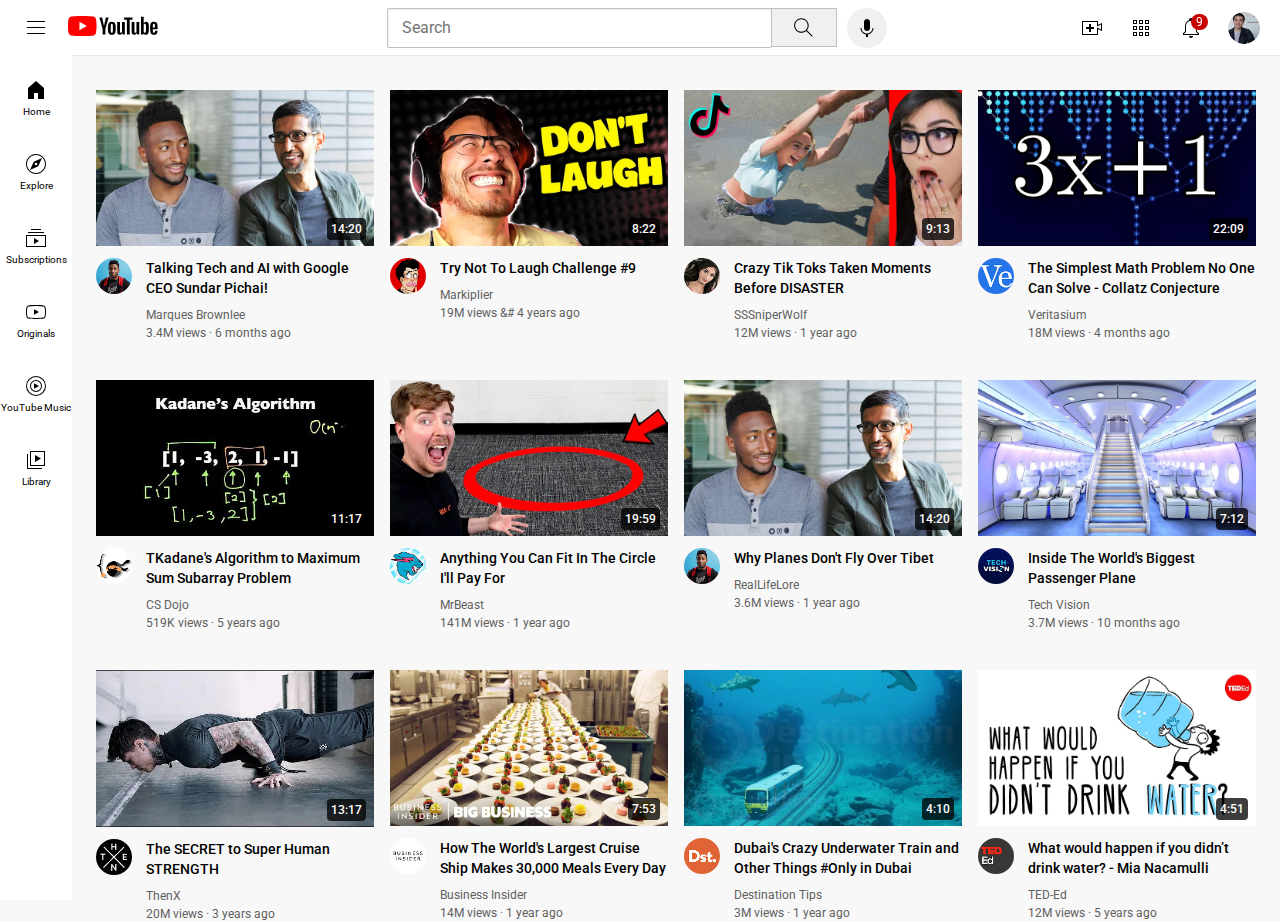
<file: index.html>
<!DOCTYPE html>
<html>
    <head>
        <title> Youtube.com Clone</title>
        <link rel="preconnect" href="https://fonts.googleapis.com">
        <link rel="preconnect" href="https://fonts.gstatic.com" crossorigin>
        <link href="https://fonts.googleapis.com/css2?family=Roboto:ital,wght@0,100..900;1,100..900&display=swap" rel="stylesheet">
        <link rel="stylesheet" href="styles/video.css">
        <link rel="stylesheet" href="styles/header.css">
        <link rel="stylesheet" href="styles/general.css">
        <link rel="stylesheet" href="styles/sidebar.css">
        </head> 
    </head>
    <body>
        <header class = "header">
            <div class="left-section">
                <img class="hamburger-menu" src="icons/hamburger-menu.svg">
                <a href="https://www.youtube.com/"><img class="youtube-logo" src="icons/youtube-logo.svg"></a>
            </div>
            <div class="middle-section">
                <input class="searchbar" type="text" placeholder=" Search">
                <button class="search-button">
                    <img class="search-icon" src="icons/search.svg">
                    <div class="tooltip">Search</div> 
                </button>
                <button class="voice-search-button">
                    <img class="voice-search-icon" src="icons/voice-search-icon.svg">
                    <div class="tooltip">Search with you voice</div>
                </button>
            </div>
            <div class="right-section">
                <div class="upload-icon-container">
                    <img src="icons/upload.svg" class="upload-icon">
                    <div class="tooltip">Create</div>
                </div>
                <div class="upload-icon-container">
                    <img src="icons/youtube-apps.svg" class="youtube-apps-icon">
                    <div class="tooltip">Youtube Apps</div>
                </div>
                <div class="notifications-icon-container">
                    <img src="icons/notifications.svg" class="notifications-icon">
                    <div class="notifications-count">9</div>
                    <div class="tooltip">Notifications</div>
                </div>

                <img src="channel-pictures/my-channel.jpeg" class="current-user-picture">
            </div>
        </header>

        <nav class="sidebar">
            <div class="sidebar-link">
                <img src="icons/home.svg">
                <div>Home</div>
            </div>
            <div class="sidebar-link">
                <img src="icons/explore.svg">
                <div>Explore</div>
            </div>
            <div class="sidebar-link">
                <img src="icons/subscriptions.svg">
                <div>Subscriptions</div>
            </div>    
            <div class="sidebar-link">
                <img src="icons/originals.svg">
                <div>Originals</div>
            </div>    
            <div class="sidebar-link">
                <img src="icons/youtube-music.svg">
                <div>YouTube Music</div>
            </div>    
            <div class="sidebar-link">
                <img src="icons/library.svg">
                <div>Library</div>
            </div>    
        </nav>
        <main>
            <section class="video-grid">
                <div class="video-preview">
                    <div class="thumbnail-row">
                        <img class="thumbnail" src="thumbnails/thumbnail-1.webp">
                        <div class="video-time">14:20</div>
                    </div>
                    <div class="video-info-grid">
                        <div class="channel-picture">
                            <img  class="profile-picture" src="channel-pictures/channel-1.jpeg">
                            
                        </div>
                        <div class="video-info">
                            <p class="video-title">Talking Tech and AI with Google CEO Sundar Pichai!</p>
                            <p class="video-author">Marques Brownlee</p>
                            <p class="video-stats">3.4M views &#183; 6 months ago</p>
                        </div>
                    </div>
                </div>

                
                
                <div class="video-preview">
                    <div class="thumbnail-row">
                        <img class="thumbnail" src="thumbnails/thumbnail-2.webp">
                        <div class="video-time">8:22</div>
                    </div>
                    <div class="video-info-grid">
                        <div class="channel-picture">
                            <img  class="profile-picture" src="channel-pictures/channel-2.jpeg">
                        </div>
                        <div class="video-info">
                            <p class="video-title">Try Not To Laugh Challenge #9</p>
                            <p class="video-author">Markiplier</p>
                            <p class="video-stats">19M views &# 4 years ago</p>
                        </div>
                    </div>
                </div>

                <div class="video-preview">
                    <div class="thumbnail-row">
                        <img class="thumbnail" src="thumbnails/thumbnail-3.webp">
                        <div class="video-time">9:13</div>
                    </div>
                    <div class="video-info-grid">
                        <div class="channel-picture">
                            <img  class="profile-picture" src="channel-pictures/channel-3.jpeg">
                        </div>
                        <div class="video-info">
                            <p class="video-title">Crazy Tik Toks Taken Moments Before DISASTER</p>
                            <p class="video-author">SSSniperWolf</p>
                            <p class="video-stats">12M views &#183; 1 year ago</p>
                        </div>
                    </div>
                </div>

                <div class="video-preview">
                    <div class="thumbnail-row">
                        <img class="thumbnail" src="thumbnails/thumbnail-4.webp">
                        <div class="video-time">22:09</div>
                    </div>
                    <div class="video-info-grid">
                        <div class="channel-picture">
                            <img  class="profile-picture" src="channel-pictures/channel-4.jpeg">
                        </div>
                        <div class="video-info">
                            <p class="video-title">The Simplest Math Problem No One Can Solve - Collatz Conjecture</p>
                            <p class="video-author">Veritasium</p>
                            <p class="video-stats">18M views · 4 months ago</p>
                        </div>
                    </div>
                </div>

            
            
                <div class="video-preview">
                    <div class="thumbnail-row">
                        <img class="thumbnail" src="thumbnails/thumbnail-5.webp">
                        <div class="video-time">11:17</div>
                    </div>
                    <div class="video-info-grid">
                        <div class="channel-picture">
                            <img  class="profile-picture" src="channel-pictures/channel-5.jpeg">
                        </div>
                        <div class="video-info">
                            <p class="video-title">TKadane's Algorithm to Maximum Sum Subarray Problem</p>
                            <p class="video-author">CS Dojo</p>
                            <p class="video-stats">519K views · 5 years ago</p>
                        </div>
                    </div>
                </div>

                <div class="video-preview">
                    <div class="thumbnail-row">
                        <img class="thumbnail" src="thumbnails/thumbnail-6.webp">
                        <div class="video-time">19:59</div>
                    </div>
                    <div class="video-info-grid">
                        <div class="channel-picture">
                            <img  class="profile-picture" src="channel-pictures/channel-6.jpeg">
                        </div>
                        <div class="video-info">
                            <p class="video-title">Anything You Can Fit In The Circle I&#39;ll Pay For</p>
                            <p class="video-author">MrBeast</p>
                            <p class="video-stats">141M views · 1 year ago</p>
                        </div>
                    </div>
                </div>

                <div class="video-preview">
                    <div class="thumbnail-row">
                        <img class="thumbnail" src="thumbnails/thumbnail-1.webp">
                        <div class="video-time">14:20</div>
                    </div>
                    <div class="video-info-grid">
                        <div class="channel-picture">
                            <img  class="profile-picture" src="channel-pictures/channel-1.jpeg">
                            
                        </div>
                        <div class="video-info">
                            <p class="video-title">Why Planes Don't Fly Over Tibet</p>
                            <p class="video-author">RealLifeLore</p>
                            <p class="video-stats">3.6M views &#183; 1 year ago</p>
                        </div>
                    </div>
                </div>

                <div class="video-preview">
                    <div class="thumbnail-row">
                        <img class="thumbnail" src="thumbnails/thumbnail-8.webp">
                        <div class="video-time">7:12</div>
                    </div>
                    <div class="video-info-grid">
                        <div class="channel-picture">
                            <img  class="profile-picture" src="channel-pictures/channel-8.jpeg">
                            
                        </div>
                        <div class="video-info">
                            <p class="video-title">Inside The World's Biggest Passenger Plane</p>
                            <p class="video-author">Tech Vision</p>
                            <p class="video-stats">3.7M views &#183; 10 months ago</p>
                        </div>
                    </div>
                </div>

                <div class="video-preview">
                    <div class="thumbnail-row">
                        <img class="thumbnail" src="thumbnails/thumbnail-9.webp">
                        <div class="video-time">13:17</div>
                    </div>
                    <div class="video-info-grid">
                        <div class="channel-picture">
                            <img  class="profile-picture" src="channel-pictures/channel-9.jpeg">
                            
                        </div>
                        <div class="video-info">
                            <p class="video-title">The SECRET to Super Human STRENGTH</p>
                            <p class="video-author">ThenX</p>
                            <p class="video-stats">20M views &#183; 3 years ago</p>
                        </div>
                    </div>
                </div>

                <div class="video-preview">
                    <div class="thumbnail-row">
                        <img class="thumbnail" src="thumbnails/thumbnail-10.webp">
                        <div class="video-time">7:53</div>
                    </div>
                    <div class="video-info-grid">
                        <div class="channel-picture">
                            <img  class="profile-picture" src="channel-pictures/channel-10.jpeg">
                            
                        </div>
                        <div class="video-info">
                            <p class="video-title">How The World's Largest Cruise Ship Makes 30,000 Meals Every Day</p>
                            <p class="video-author">Business Insider</p>
                            <p class="video-stats">14M views · 1 year ago</p>
                        </div>
                    </div>
                </div>

                <div class="video-preview">
                    <div class="thumbnail-row">
                        <img class="thumbnail" src="thumbnails/thumbnail-11.webp">
                        <div class="video-time">4:10</div>
                    </div>
                    <div class="video-info-grid">
                        <div class="channel-picture">
                            <img  class="profile-picture" src="channel-pictures/channel-11.jpeg">
                            
                        </div>
                        <div class="video-info">
                            <p class="video-title">Dubai's Crazy Underwater Train and Other Things #Only in Dubai</p>
                            <p class="video-author">Destination Tips</p>
                            <p class="video-stats">3M views · 1 year ago</p>
                        </div>
                    </div>
                </div>

                <div class="video-preview">
                    <div class="thumbnail-row">
                        <img class="thumbnail" src="thumbnails/thumbnail-12.webp">
                        <div class="video-time">4:51</div>
                    </div>
                    <div class="video-info-grid">
                        <div class="channel-picture">
                            <img  class="profile-picture" src="channel-pictures/channel-12.jpeg">
                            
                        </div>
                        <div class="video-info">
                            <p class="video-title">What would happen if you didn’t drink water? - Mia Nacamulli</p>
                            <p class="video-author">TED-Ed</p>
                            <p class="video-stats">12M views &#183; 5 years ago</p>
                        </div>
                    </div>
                </div>
            </section>
        </main>
    </body>
</html>
</file>
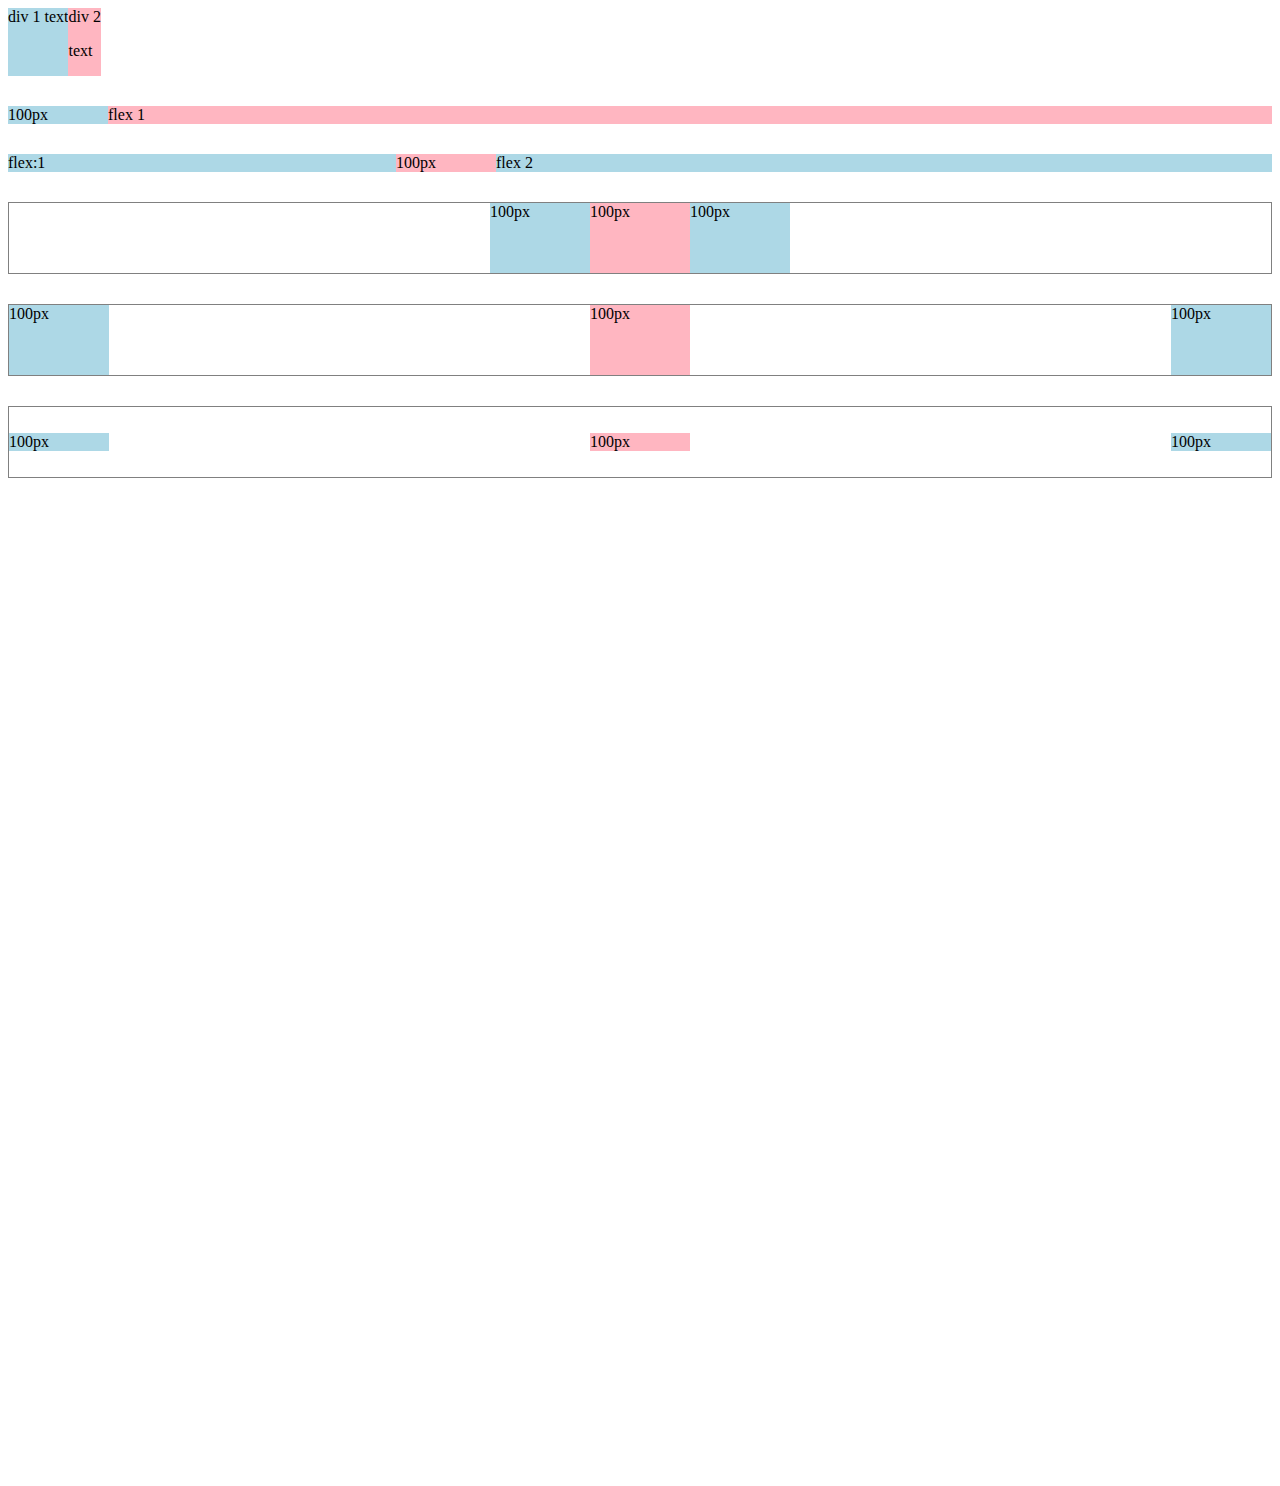
<file: flexbox.html>
<!DOCTYPE html>
<html>
    <head>
        <title>Flexbox Practice</title>
    </head>
    <body style="padding-bottom: 1000px;">
        <div style="
            display: flex;
            flex-direction: row;">
            <div style="background-color: lightblue;">div 1 text</div>
            <div style="background-color: lightpink;">div 2 <p>text</p></div>
        </div>
        <div style="
            display: flex;
            flex-direction: row;
            margin-top: 30px;
            ">
            <div style="background-color: lightblue;
            width: 100px;
            ">100px</div>
            <div style="background-color: lightpink;
            flex: 1;
            ">flex 1</div>
        </div>
        <div style="
            display: flex;
            flex-direction: row;
            margin-top: 30px;
            ">
            <div style="background-color: lightblue;
            flex: 1;
            ">flex:1</div>
            <div style="background-color: lightpink;
            width: 100px;
            ">100px</div>
            <div style="background-color: lightblue;
            flex: 2;
            ">flex 2</div>
        </div>
        <div style="
            display: flex;
            height: 70px;
            border-width:1px ;
            border-style: solid;
            border-color: gray;
            flex-direction: row;
            margin-top: 30px;
            justify-content: center;
            ">
            <div style="background-color: lightblue;
            width: 100px;
            ">100px</div>
            <div style="background-color: lightpink;
            width: 100px;
            ">100px</div>
            <div style="background-color: lightblue;
            width: 100px;
            ">100px</div>
        </div>
        <div style="
            display: flex;
            height: 70px;
            border-width:1px ;
            border-style: solid;
            border-color: gray;
            flex-direction: row;
            margin-top: 30px;
            justify-content: space-between;
            ">
            <div style="background-color: lightblue;
            width: 100px;
            ">100px</div>
            <div style="background-color: lightpink;
            width: 100px;
            ">100px</div>
            <div style="background-color: lightblue;
            width: 100px;
            ">100px</div>
        </div>
        <div style="
            display: flex;
            height: 70px;
            border-width:1px ;
            border-style: solid;
            border-color: gray;
            flex-direction: row;
            margin-top: 30px;
            justify-content: space-between;
            align-items: center;
            ">
            <div style="background-color: lightblue;
            width: 100px;
            ">100px</div>
            <div style="background-color: lightpink;
            width: 100px;
            ">100px</div>
            <div style="background-color: lightblue;
            width: 100px;
            ">100px</div>
        </div>
    </body>
</html>
</file>
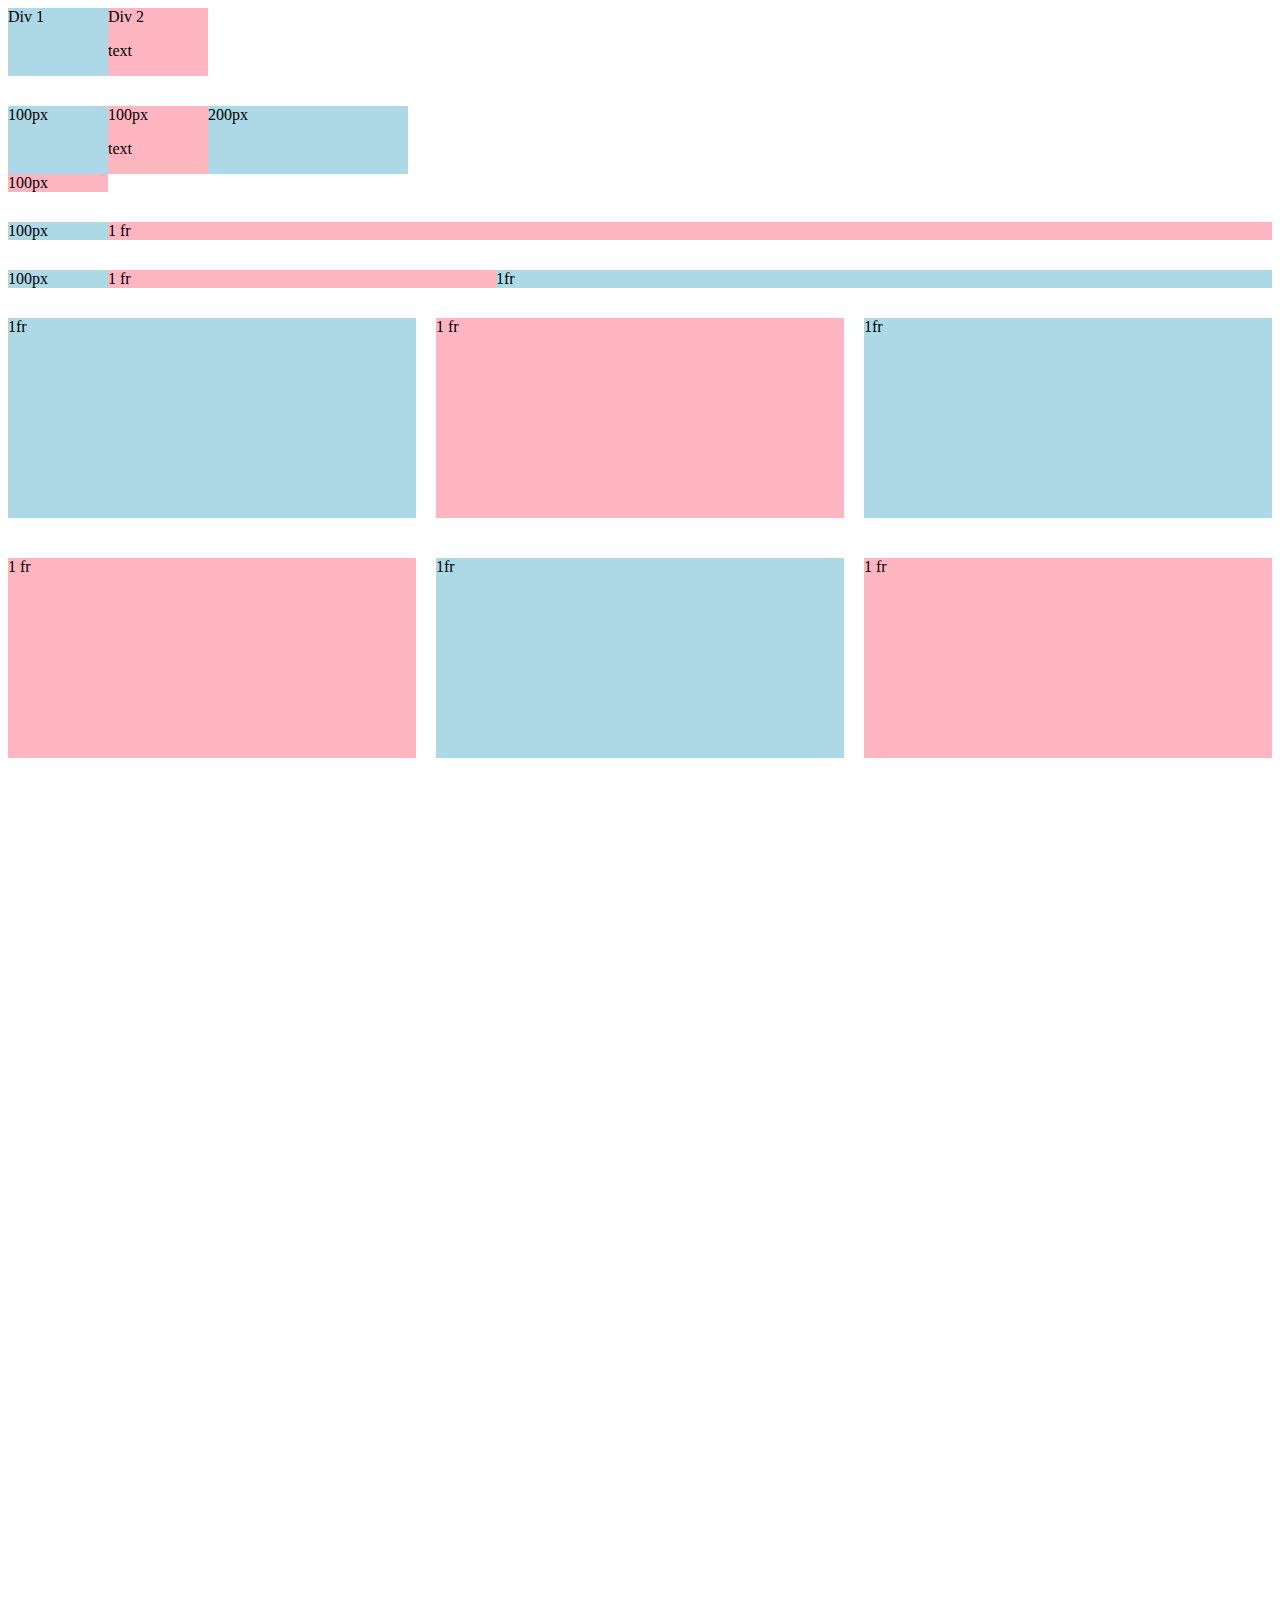
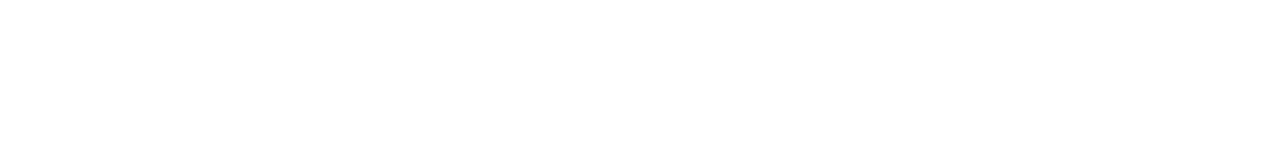
<file: grid.html>
<!DOCTYPE html>
<html>
    <head>
        <title>Grid Practice</title>
    </head>
    <body style="padding-bottom: 1000px;">
        <div style="
            display: grid;
            grid-template-columns:100px 100px;
            ">
            <div style="background-color: lightblue;">Div 1</div>
            <div style="background-color: lightpink;">Div 2 <p>text</p></div>
        </div>

        <div style="
            display: grid;
            grid-template-columns:100px 100px 200px;
            margin-top:30px;
            ">
            <div style="background-color: lightblue;">100px</div>
            <div style="background-color: lightpink;">100px <p>text</p></div>
            <div style="background-color: lightblue;">200px</div>
            <div style="background-color: lightpink;">100px</div>
        </div>

        <div style="
        display: grid;
        grid-template-columns:100px 1fr;
        margin-top:30px;
        ">
            <div style="background-color: lightblue;">100px</div>
            <div style="background-color: lightpink;">1 fr </div> 
        </div>

        <div style="
        display: grid;
        grid-template-columns:100px 1fr 2fr;
        margin-top:30px;
        ">
            <div style="background-color: lightblue;">100px</div>
            <div style="background-color: lightpink;">1 fr </div> 
            <div style="background-color: lightblue;">1fr</div>
        </div>

        <div style="
        display: grid;
        grid-template-columns:1fr 1fr 1fr;
        column-gap: 20px;
        row-gap: 40px;
        margin-top:30px;
        ">
            <div style="background-color: lightblue; height: 200px;">1fr</div>
            <div style="background-color: lightpink; height: 200px;">1 fr </div> 
            <div style="background-color: lightblue; height: 200px;">1fr</div>
            <div style="background-color: lightpink; height: 200px;">1 fr </div>
            <div style="background-color: lightblue; height: 200px;">1fr</div>
            <div style="background-color: lightpink; height: 200px;">1 fr </div>
        </div>
            
    </body>  
</html>
</file>
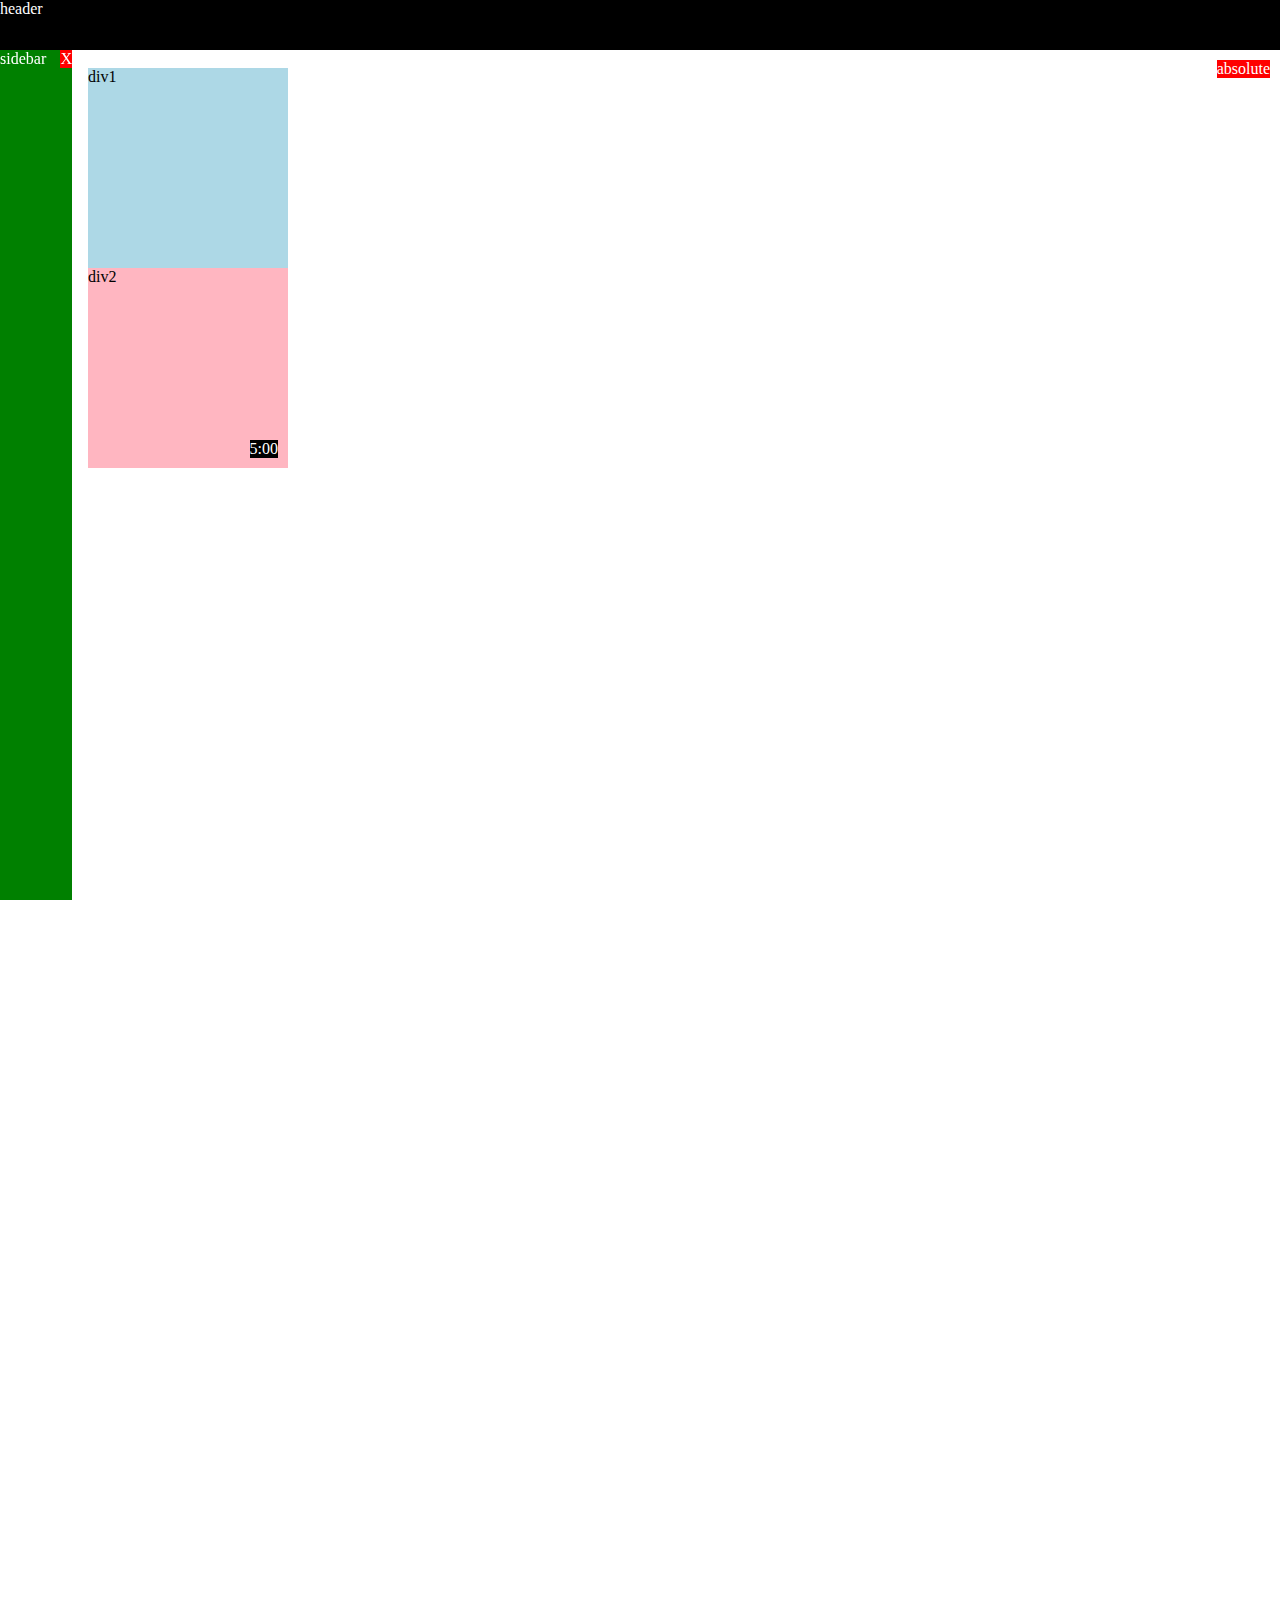
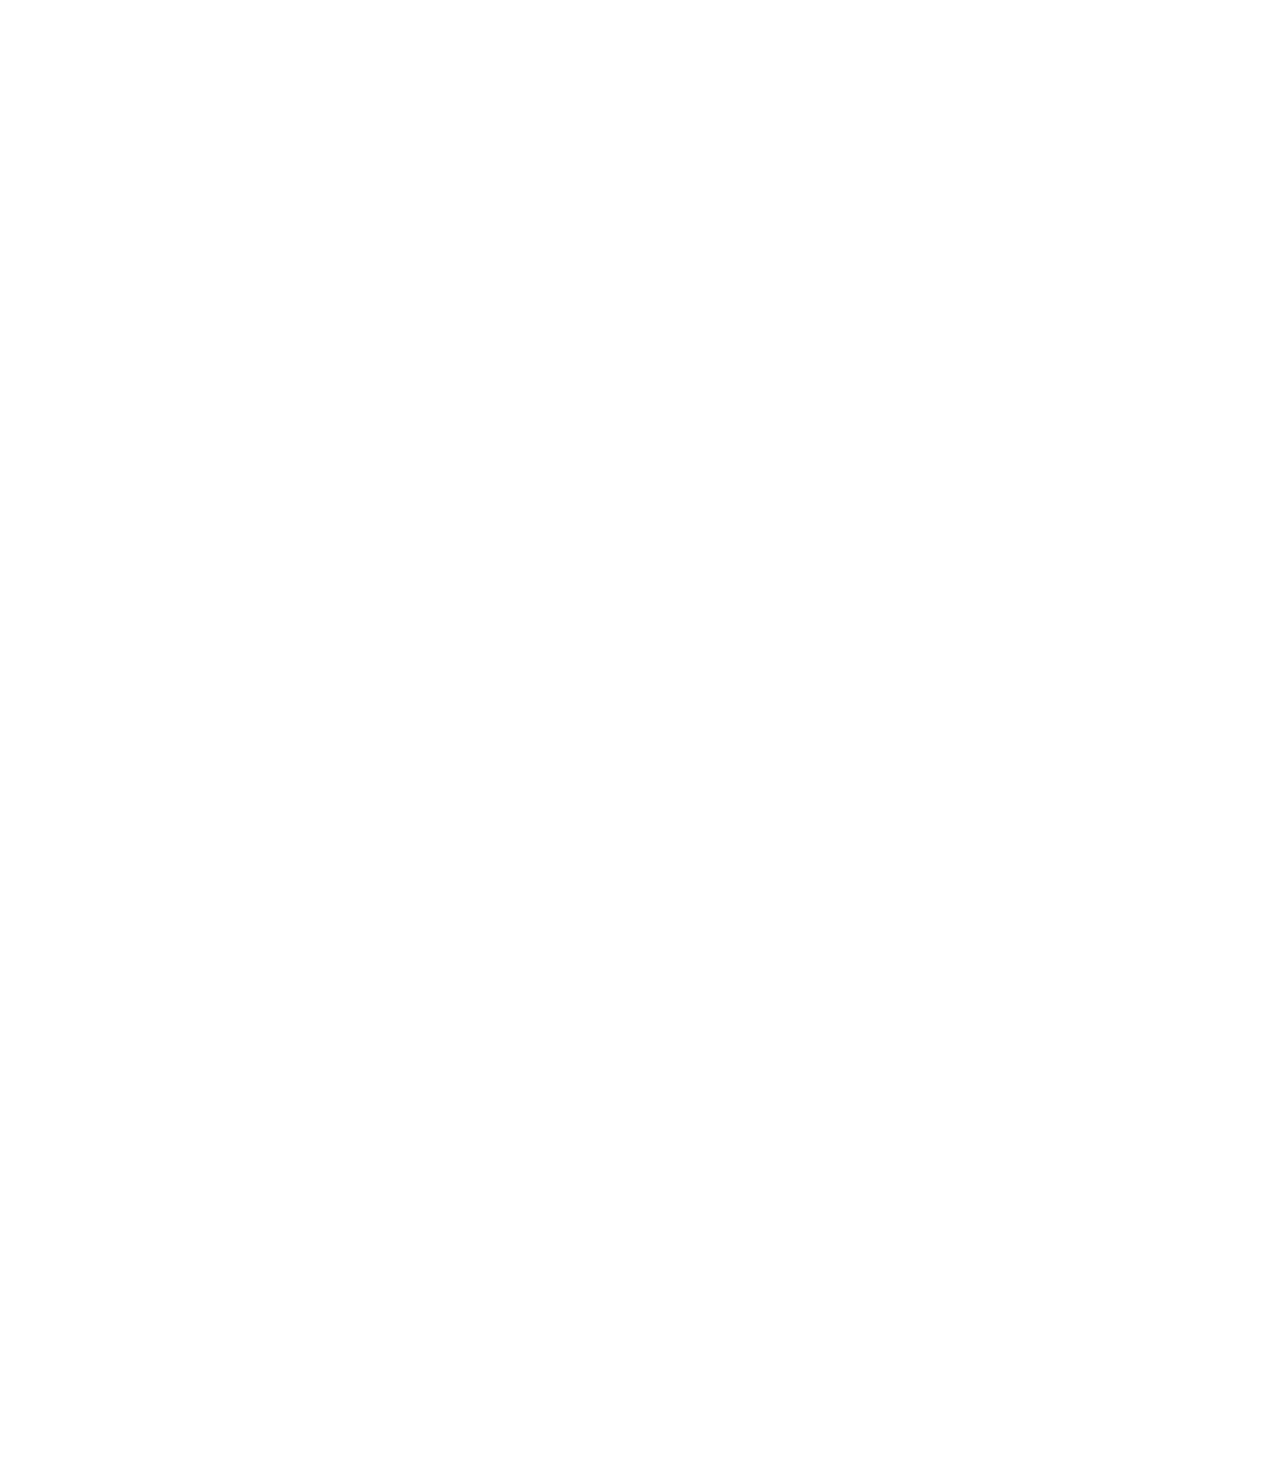
<file: position.html>
<!DOCTYPE html>
<html>
    <head>
        <title>Position Practice</title>
    </head>
    <body style="height: 3000px;
    padding-top: 60px;
    padding-left: 80px;
    ">
        <div style="background-color: black;
        color: white; 
        position: 
        fixed;
        top: 0px;
        left: 0px;
        right: 0px;
        height: 50px;
        z-index: 100;
        ">
            header
        </div>
        <div style="
        background-color: green;
        color: white;
        position: fixed;
        bottom: 0px;
        left: 0px;
        top: 50px;
        width: 72px;
        ">
            sidebar
            <div style="
            background-color: red;
            color: white;
            position:absolute;
            right: 0px;
            top: 0px;
            ">
                X
            </div>
        </div>
        
        <div style="
        background-color: red;
        color: white;
        position:absolute;
        right: 10px;
        top: 60px;
        ">
            absolute
        </div>

        <div style="background-color: lightblue;
        height: 200px; 
        width: 200px; 
        position: static;
        ">div1</div>
        <div style="background-color: lightpink;
         height: 200px; 
         width: 200px;
         position: relative;
         ">
            div2
            <div style="
                background-color: black;
                color: white;
                position:absolute;
                bottom: 10px;
                right: 10px;
                ">
                    5:00
            </div>
        </div>
    </body>
</html>
</file>
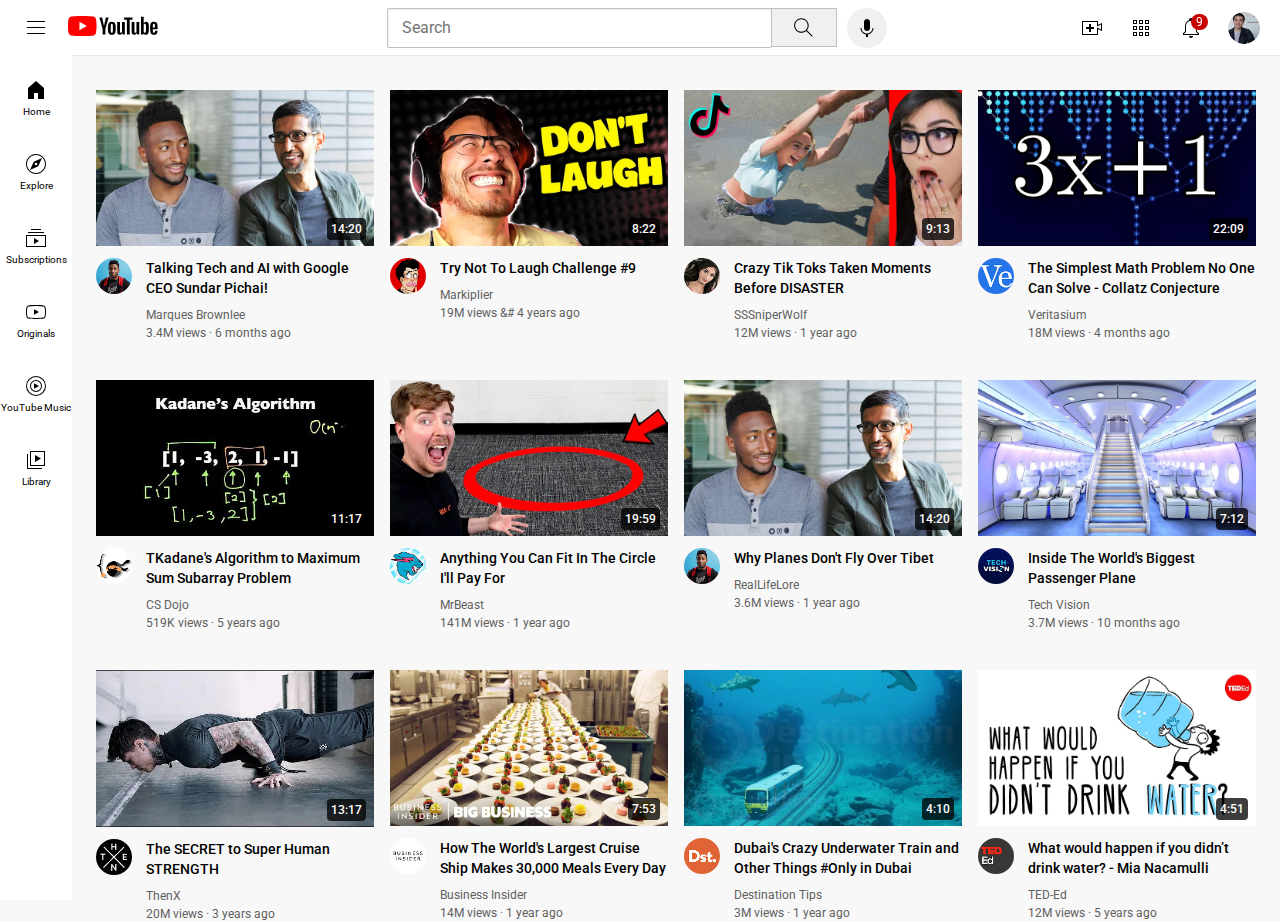
<file: youtube.html>
<!DOCTYPE html>
<html>
    <head>
        <title> Youtube.com Clone</title>
        <link rel="preconnect" href="https://fonts.googleapis.com">
        <link rel="preconnect" href="https://fonts.gstatic.com" crossorigin>
        <link href="https://fonts.googleapis.com/css2?family=Roboto:ital,wght@0,100..900;1,100..900&display=swap" rel="stylesheet">
        <link rel="stylesheet" href="styles/video.css">
        <link rel="stylesheet" href="styles/header.css">
        <link rel="stylesheet" href="styles/general.css">
        <link rel="stylesheet" href="styles/sidebar.css">
        </head> 
    </head>
    <body>
        <header class = "header">
            <div class="left-section">
                <img class="hamburger-menu" src="icons/hamburger-menu.svg">
                <a href="https://www.youtube.com/"><img class="youtube-logo" src="icons/youtube-logo.svg"></a>
            </div>
            <div class="middle-section">
                <input class="searchbar" type="text" placeholder=" Search">
                <button class="search-button">
                    <img class="search-icon" src="icons/search.svg">
                    <div class="tooltip">Search</div> 
                </button>
                <button class="voice-search-button">
                    <img class="voice-search-icon" src="icons/voice-search-icon.svg">
                    <div class="tooltip">Search with you voice</div>
                </button>
            </div>
            <div class="right-section">
                <div class="upload-icon-container">
                    <img src="icons/upload.svg" class="upload-icon">
                    <div class="tooltip">Create</div>
                </div>
                <div class="upload-icon-container">
                    <img src="icons/youtube-apps.svg" class="youtube-apps-icon">
                    <div class="tooltip">Youtube Apps</div>
                </div>
                <div class="notifications-icon-container">
                    <img src="icons/notifications.svg" class="notifications-icon">
                    <div class="notifications-count">9</div>
                    <div class="tooltip">Notifications</div>
                </div>

                <img src="channel-pictures/my-channel.jpeg" class="current-user-picture">
            </div>
        </header>

        <nav class="sidebar">
            <div class="sidebar-link">
                <img src="icons/home.svg">
                <div>Home</div>
            </div>
            <div class="sidebar-link">
                <img src="icons/explore.svg">
                <div>Explore</div>
            </div>
            <div class="sidebar-link">
                <img src="icons/subscriptions.svg">
                <div>Subscriptions</div>
            </div>    
            <div class="sidebar-link">
                <img src="icons/originals.svg">
                <div>Originals</div>
            </div>    
            <div class="sidebar-link">
                <img src="icons/youtube-music.svg">
                <div>YouTube Music</div>
            </div>    
            <div class="sidebar-link">
                <img src="icons/library.svg">
                <div>Library</div>
            </div>    
        </nav>
        <main>
            <section class="video-grid">
                <div class="video-preview">
                    <div class="thumbnail-row">
                        <img class="thumbnail" src="thumbnails/thumbnail-1.webp">
                        <div class="video-time">14:20</div>
                    </div>
                    <div class="video-info-grid">
                        <div class="channel-picture">
                            <img  class="profile-picture" src="channel-pictures/channel-1.jpeg">
                            
                        </div>
                        <div class="video-info">
                            <p class="video-title">Talking Tech and AI with Google CEO Sundar Pichai!</p>
                            <p class="video-author">Marques Brownlee</p>
                            <p class="video-stats">3.4M views &#183; 6 months ago</p>
                        </div>
                    </div>
                </div>

                
                
                <div class="video-preview">
                    <div class="thumbnail-row">
                        <img class="thumbnail" src="thumbnails/thumbnail-2.webp">
                        <div class="video-time">8:22</div>
                    </div>
                    <div class="video-info-grid">
                        <div class="channel-picture">
                            <img  class="profile-picture" src="channel-pictures/channel-2.jpeg">
                        </div>
                        <div class="video-info">
                            <p class="video-title">Try Not To Laugh Challenge #9</p>
                            <p class="video-author">Markiplier</p>
                            <p class="video-stats">19M views &# 4 years ago</p>
                        </div>
                    </div>
                </div>

                <div class="video-preview">
                    <div class="thumbnail-row">
                        <img class="thumbnail" src="thumbnails/thumbnail-3.webp">
                        <div class="video-time">9:13</div>
                    </div>
                    <div class="video-info-grid">
                        <div class="channel-picture">
                            <img  class="profile-picture" src="channel-pictures/channel-3.jpeg">
                        </div>
                        <div class="video-info">
                            <p class="video-title">Crazy Tik Toks Taken Moments Before DISASTER</p>
                            <p class="video-author">SSSniperWolf</p>
                            <p class="video-stats">12M views &#183; 1 year ago</p>
                        </div>
                    </div>
                </div>

                <div class="video-preview">
                    <div class="thumbnail-row">
                        <img class="thumbnail" src="thumbnails/thumbnail-4.webp">
                        <div class="video-time">22:09</div>
                    </div>
                    <div class="video-info-grid">
                        <div class="channel-picture">
                            <img  class="profile-picture" src="channel-pictures/channel-4.jpeg">
                        </div>
                        <div class="video-info">
                            <p class="video-title">The Simplest Math Problem No One Can Solve - Collatz Conjecture</p>
                            <p class="video-author">Veritasium</p>
                            <p class="video-stats">18M views · 4 months ago</p>
                        </div>
                    </div>
                </div>

            
            
                <div class="video-preview">
                    <div class="thumbnail-row">
                        <img class="thumbnail" src="thumbnails/thumbnail-5.webp">
                        <div class="video-time">11:17</div>
                    </div>
                    <div class="video-info-grid">
                        <div class="channel-picture">
                            <img  class="profile-picture" src="channel-pictures/channel-5.jpeg">
                        </div>
                        <div class="video-info">
                            <p class="video-title">TKadane's Algorithm to Maximum Sum Subarray Problem</p>
                            <p class="video-author">CS Dojo</p>
                            <p class="video-stats">519K views · 5 years ago</p>
                        </div>
                    </div>
                </div>

                <div class="video-preview">
                    <div class="thumbnail-row">
                        <img class="thumbnail" src="thumbnails/thumbnail-6.webp">
                        <div class="video-time">19:59</div>
                    </div>
                    <div class="video-info-grid">
                        <div class="channel-picture">
                            <img  class="profile-picture" src="channel-pictures/channel-6.jpeg">
                        </div>
                        <div class="video-info">
                            <p class="video-title">Anything You Can Fit In The Circle I&#39;ll Pay For</p>
                            <p class="video-author">MrBeast</p>
                            <p class="video-stats">141M views · 1 year ago</p>
                        </div>
                    </div>
                </div>

                <div class="video-preview">
                    <div class="thumbnail-row">
                        <img class="thumbnail" src="thumbnails/thumbnail-1.webp">
                        <div class="video-time">14:20</div>
                    </div>
                    <div class="video-info-grid">
                        <div class="channel-picture">
                            <img  class="profile-picture" src="channel-pictures/channel-1.jpeg">
                            
                        </div>
                        <div class="video-info">
                            <p class="video-title">Why Planes Don't Fly Over Tibet</p>
                            <p class="video-author">RealLifeLore</p>
                            <p class="video-stats">3.6M views &#183; 1 year ago</p>
                        </div>
                    </div>
                </div>

                <div class="video-preview">
                    <div class="thumbnail-row">
                        <img class="thumbnail" src="thumbnails/thumbnail-8.webp">
                        <div class="video-time">7:12</div>
                    </div>
                    <div class="video-info-grid">
                        <div class="channel-picture">
                            <img  class="profile-picture" src="channel-pictures/channel-8.jpeg">
                            
                        </div>
                        <div class="video-info">
                            <p class="video-title">Inside The World's Biggest Passenger Plane</p>
                            <p class="video-author">Tech Vision</p>
                            <p class="video-stats">3.7M views &#183; 10 months ago</p>
                        </div>
                    </div>
                </div>

                <div class="video-preview">
                    <div class="thumbnail-row">
                        <img class="thumbnail" src="thumbnails/thumbnail-9.webp">
                        <div class="video-time">13:17</div>
                    </div>
                    <div class="video-info-grid">
                        <div class="channel-picture">
                            <img  class="profile-picture" src="channel-pictures/channel-9.jpeg">
                            
                        </div>
                        <div class="video-info">
                            <p class="video-title">The SECRET to Super Human STRENGTH</p>
                            <p class="video-author">ThenX</p>
                            <p class="video-stats">20M views &#183; 3 years ago</p>
                        </div>
                    </div>
                </div>

                <div class="video-preview">
                    <div class="thumbnail-row">
                        <img class="thumbnail" src="thumbnails/thumbnail-10.webp">
                        <div class="video-time">7:53</div>
                    </div>
                    <div class="video-info-grid">
                        <div class="channel-picture">
                            <img  class="profile-picture" src="channel-pictures/channel-10.jpeg">
                            
                        </div>
                        <div class="video-info">
                            <p class="video-title">How The World's Largest Cruise Ship Makes 30,000 Meals Every Day</p>
                            <p class="video-author">Business Insider</p>
                            <p class="video-stats">14M views · 1 year ago</p>
                        </div>
                    </div>
                </div>

                <div class="video-preview">
                    <div class="thumbnail-row">
                        <img class="thumbnail" src="thumbnails/thumbnail-11.webp">
                        <div class="video-time">4:10</div>
                    </div>
                    <div class="video-info-grid">
                        <div class="channel-picture">
                            <img  class="profile-picture" src="channel-pictures/channel-11.jpeg">
                            
                        </div>
                        <div class="video-info">
                            <p class="video-title">Dubai's Crazy Underwater Train and Other Things #Only in Dubai</p>
                            <p class="video-author">Destination Tips</p>
                            <p class="video-stats">3M views · 1 year ago</p>
                        </div>
                    </div>
                </div>

                <div class="video-preview">
                    <div class="thumbnail-row">
                        <img class="thumbnail" src="thumbnails/thumbnail-12.webp">
                        <div class="video-time">4:51</div>
                    </div>
                    <div class="video-info-grid">
                        <div class="channel-picture">
                            <img  class="profile-picture" src="channel-pictures/channel-12.jpeg">
                            
                        </div>
                        <div class="video-info">
                            <p class="video-title">What would happen if you didn’t drink water? - Mia Nacamulli</p>
                            <p class="video-author">TED-Ed</p>
                            <p class="video-stats">12M views &#183; 5 years ago</p>
                        </div>
                    </div>
                </div>
            </section>
        </main>
    </body>
</html>
</file>
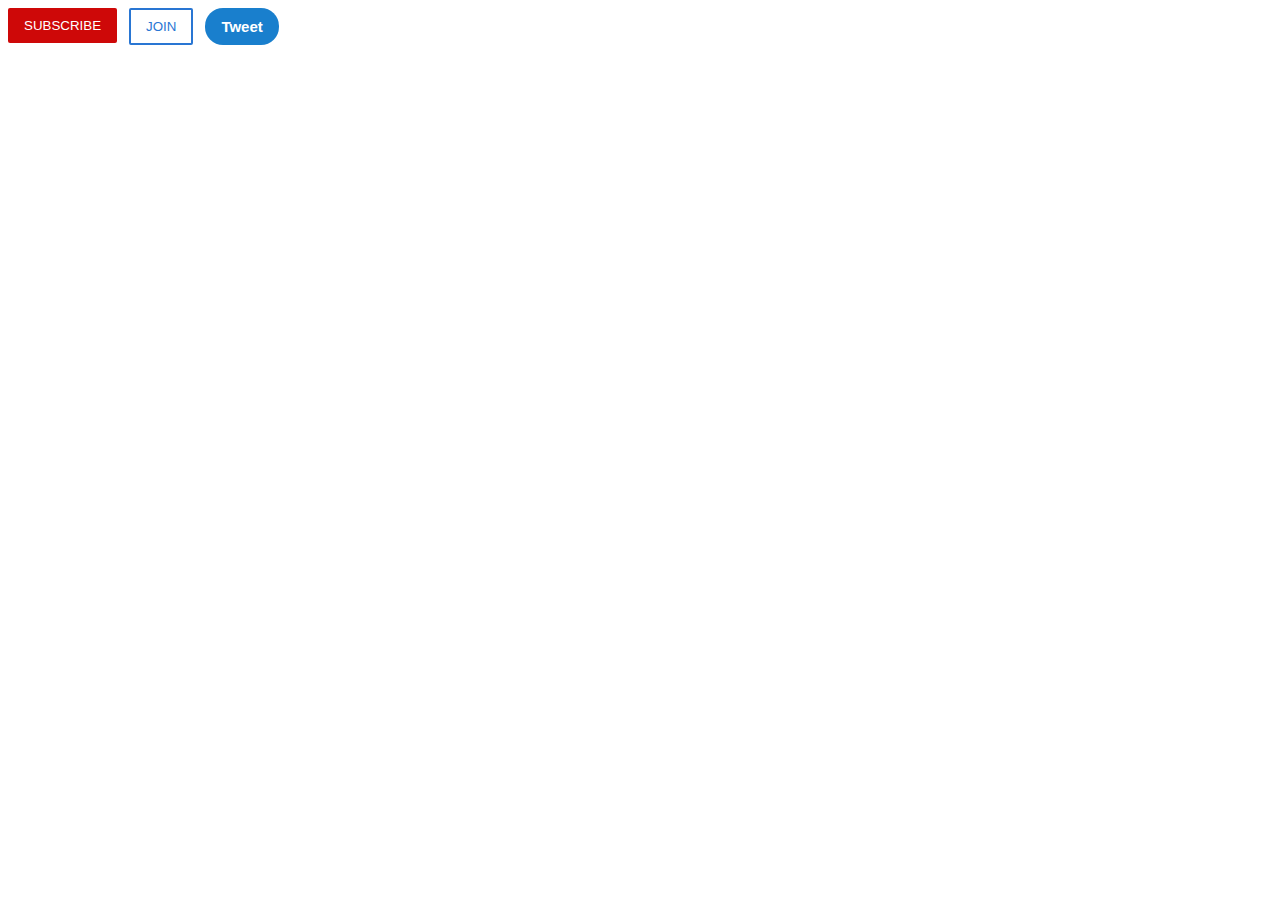
<file: into-to-html/buttons.html>
<html>
    <head>
        <title>
            BUTTONS PRACTICE
        </title>
        <link rel="stylesheet" href="styles/buttons.css">
    </head>
    <body>
        <button class = "subscribe-button">
            SUBSCRIBE 
        </button>
        <button class = "join-button">
            JOIN
        </button>
        <button class = "tweet-button">
            Tweet
        </button>
    </body>
</html>
</file>
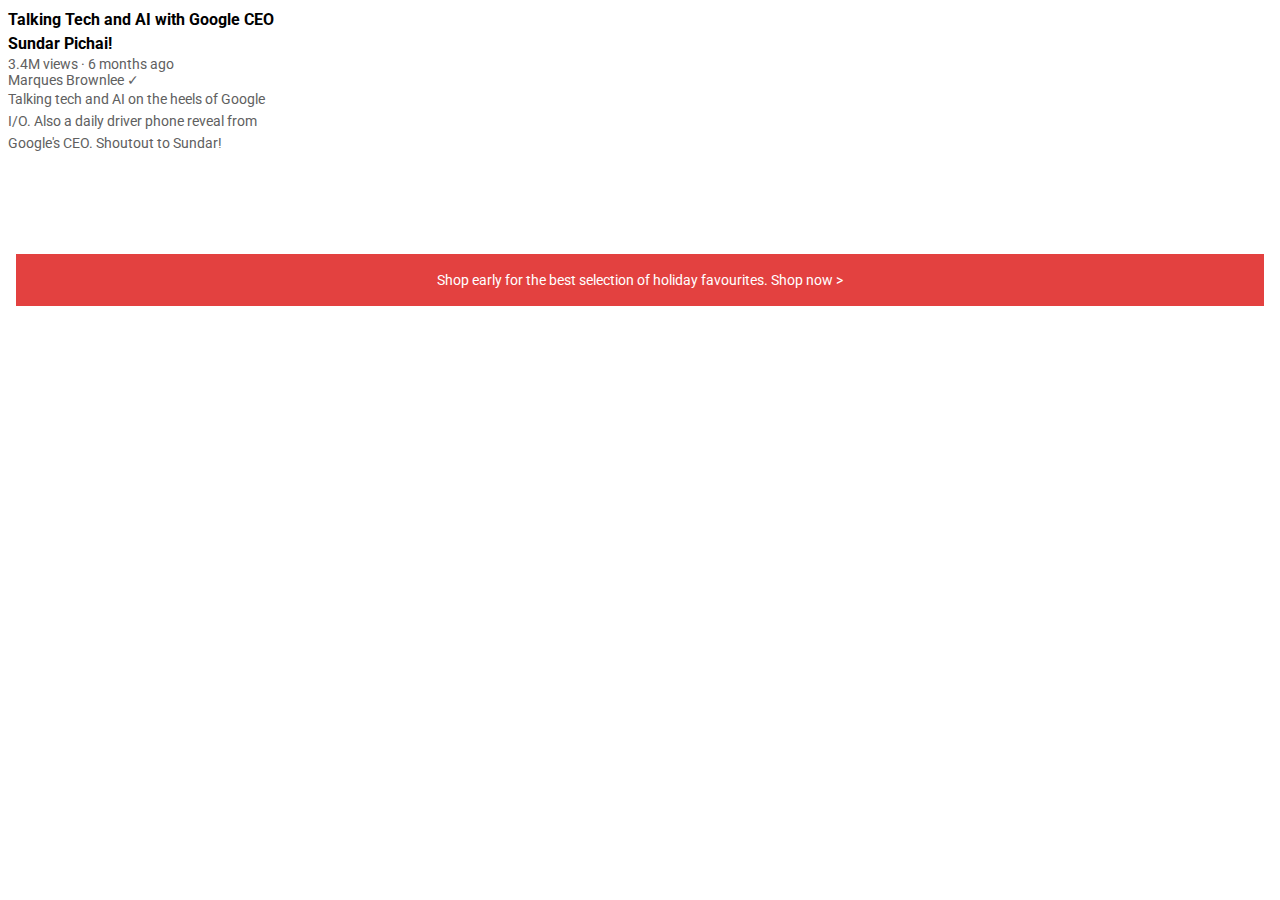
<file: into-to-html/text.html>
<!DOCTYPE html>
<html>
    <head>
        <title> Text Practice</title>

        <link rel="preconnect" href="https://fonts.googleapis.com">
        <link rel="preconnect" href="https://fonts.gstatic.com" crossorigin>
        <link href="https://fonts.googleapis.com/css2?family=Roboto:ital,wght@0,100..900;1,100..900&display=swap" rel="stylesheet">
        <link rel = "stylesheet" href="styles/text.css">
    </head>
    <body>
        <p class="video-title">
            Talking Tech and AI with Google CEO Sundar Pichai!
        </p>
        <p class="video-stats"> 
            3.4M views &#183; 6 months ago
        </p>
        <p class="video-author">
            Marques Brownlee &#10003;
        </p>
        <p class = "video-description">
            Talking tech and AI on the heels of Google I/O. Also a daily driver phone reveal from Google's CEO. Shoutout to Sundar!
        </p>
        <p class="apple-text">
            Shop early for the best selection of holiday favourites. <span class="underline">Shop now &gt; </span>
        </p>
    </body>
</html>
</file>
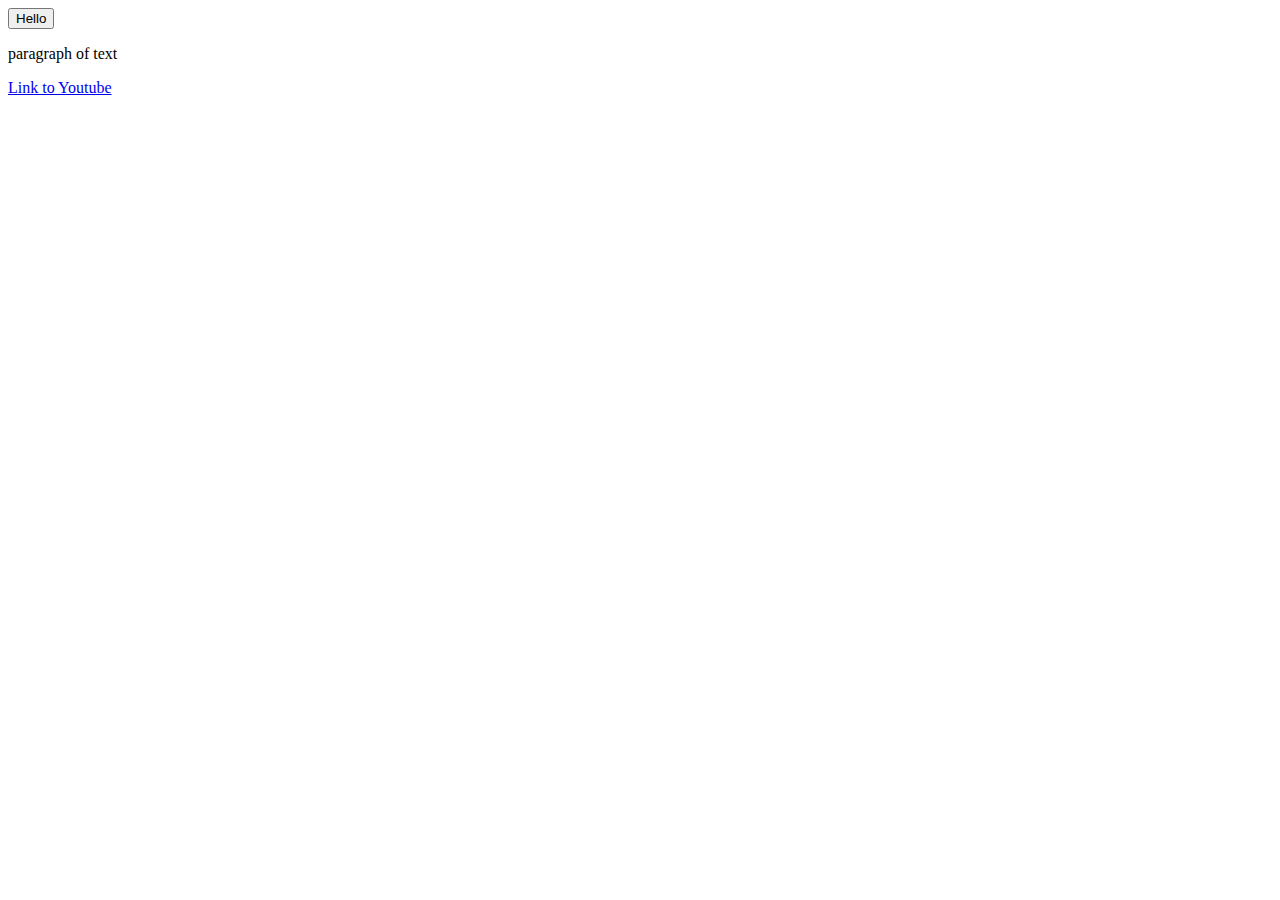
<file: into-to-html/website.html>
<!DOCTYPE html>
<html>
    <head>
            <title> FIRST WEBPAGE</title>
    </head>
    <body> 
        <button>
            Hello
        </button>

        <p>
            paragraph of text
        </p>
        <a href = "https://www.youtube.com" target = "_blank">
            Link to Youtube 
        </a>
    </body>
</html>
</file>
<file: styles/video.css>
.thumbnail{
                width: 100%;
            }
            
            .profile-picture{
                width: 36px;
                border-radius: 50px;
            }
            .video-title{
                margin-top: 0px;
                font-size: 14px;
                font-weight: 500;
                line-height: 20px;
                margin-bottom: 10px;
            }
            .thumbnail-row{
                margin-bottom: 8px;
                position: relative;
            }
            .video-author ,
            .video-stats{
                font-size: 12px;
                color: rgb(96 96 96);
            }
            .video-author{
                margin-bottom: 4px;
            }
            .video-info-grid{
                display: grid;
                grid-template-columns: 50px 1fr;
            }
            .video-grid{
                display: grid;
                grid-template-columns: 1fr 1fr 1fr ;
                column-gap: 16px;
                row-gap: 40px;
            }
            @media (max-width:770px){
                .video-grid{
                    grid-template-columns: 1fr 1fr;
                }
            }
            @media (min-width:771px) and (max-width:999px){
                .video-grid{
                    grid-template-columns: 1fr 1fr 1fr;
                }
            }
            @media (min-width:1000px){
                .video-grid{
                    grid-template-columns: 1fr 1fr 1fr 1fr;
                }
            }
            
            .video-time{
                background-color: black;
                color: white;
                position: absolute;
                bottom: 10px;
                right: 8px;
                font-family: roboto ,arial;
                font-size: 12px;
                font-weight: 500;
                padding: 4px;
                border-radius: 4px;
                background-color: rgba(0, 0, 0, 0.759);
            }
</file>
<file: styles/header.css>
.header{
    height: 55px;
    display: flex;
    flex-direction: row;
    justify-content: space-between;
    position:fixed;
    top: 0px;
    left: 0px;
    right: 0px;
    background-color: white;
    border-bottom: 1px solid rgb(230 230 230);
    z-index: 100;
}
.left-section{
    align-items: center;
    display: flex;
}
.hamburger-menu{
    height: 24px;
    margin-left: 24px;
    margin-right: 20px;
}
.youtube-logo{
    height: 20px;
}
.middle-section{
    flex: 1;
    margin-left: 70px;
    margin-right: 35px;
    max-width: 500px;
    display: flex;
    align-items: center;
}
.searchbar{
    flex: 1;
    height: 36px;
    padding-left: 10px;
    font-size: 16px;
    border-width: 1px;
    border-style: solid;
    border-color: rgb(192 192 192);
    border-radius: 2px;
    box-shadow: inset 1px 2px 3px rgba(0, 0, 0, 0.05);
    width: 0;
}
.searchbar::placeholder{
    font-family: roboto , arial;
    font-size: 16px;
}
.search-button,
.voice-search-button,
.upload-icon-container,
.notifications-icon-container{
    position: relative;
    display: flex;
    justify-content: center;
    align-items: center;
    cursor: pointer;
}
.search-button{
    height: 39px;
    width: 66px;
    background-color: rgb(240 240 240);
    border: 1px solid rgb(192 192 192);
    margin-left: -1px;
    margin-right: 10px;
    cursor: pointer;
}
.search-button .tooltip,
.voice-search-button .tooltip,
.upload-icon-container .tooltip,
.notifications-icon-container .tooltip{
    font-family: roboto , arial;
    position: absolute;
    background-color: gray;
    color: white;
    padding: 4px 8px;
    border-radius: 2px;
    font-size:12px;
    bottom: -30px;
    opacity: 0;
    transition: opacity 0.15s;
    pointer-events: none;
    white-space: nowrap;
}
.search-button:hover .tooltip,
.voice-search-button:hover .tooltip,
.upload-icon-container:hover .tooltip,
.notifications-icon-container:hover .tooltip{
    opacity: 1;
}

.search-icon{
    height: 25px;
}
.voice-search-button{
    height: 40px;
    width: 40px;
    border-radius: 20px;
    border: none;
    background-color: rgb(240 240 240);
}

.voice-search-icon{
    height: 24px;
    cursor: pointer;
}
.right-section{
    width: 180px;
    display: flex;
    align-items: center;
    justify-content: space-between;
    margin-right: 20px;
    flex-shrink: 0;
}
.upload-icon{
    height: 24px;
}
.youtube-apps-icon{
    height: 24px;
}
.notifications-icon{
    height: 24px;
}
.notifications-icon-container{
    position: relative;
}
.notifications-count{
    position: absolute;
    top: -2px;
    right: -5px;
    background-color: rgb(200,0,0);
    color:white;
    font-family: roboto, arial;
    font-size: 12px;
    padding: 1px  5px 1px 5px;
    border-radius: 10px;
}
.current-user-picture{
    height: 32px;
    border-radius: 16px;
}
</file>
<file: styles/general.css>
p{
    font-family: Roboto,arial;
    margin: 0;
}
body{
    margin: 0;
    padding-top: 90px;
    padding-left: 96px;
    padding-right: 24px;
    background-color: rgb(248, 248, 248);
}
</file>
<file: styles/sidebar.css>
.sidebar{
    position: fixed;
    bottom: 0px;
    top: 55px;
    left: 0px;
    width: 72px;
    background-color: white;
    z-index: 200;
    padding-top: 5px;
} 
.sidebar-link{
    height: 74px;
    display: flex;
    justify-content: center;
    align-items: center;
    flex-direction: column;
    cursor: pointer;
}
.sidebar-link:hover{
    background-color: rgb(235, 235, 235);
}
.sidebar-link img{
    height: 24px;
    margin-bottom: 4px;
}
.sidebar-link div{
    font-family: roboto , arial;
    font-size: 10px;
}
</file>
<file: into-to-html/styles/buttons.css>
.subscribe-button{
        background-color: rgb(206, 8, 8);
        color: white;
        border:none;
        padding: 10px 16px;
        border-radius:2px;
        cursor:pointer;
        margin-right: 8px;
        transition: opacity 0.15s;
        vertical-align:top;
    }
    .subscribe-button:hover{
        opacity: 0.75;
    }
    .subscribe-button:active{
        opacity: 0.5;
    }
    .join-button{
        background-color: white;
        border-color:rgb(41, 118, 211);
        border-style:solid;
        border: width 1px;
        color: rgb(41, 118, 211);
        padding: 9px 15px 9px 15px;
        border-radius: 2px;
        cursor: pointer;
        margin-right: 8px;
        transition: background-colour 0.1s , colour 0.1s;
    }
    .join-button:hover{
        background-color: rgb(41, 118, 211);
        color: white;
    }
    .join-button:active{
        opacity: 0.7;
    }
    .tweet-button{
        background-color:rgb(25, 127, 205) ;
        color: white;
        border: none;
        padding: 10 16 10 16;
        border-radius: 18px;
        cursor: pointer;
        font-weight: bold;
        font-size: 15px;
        transition: box-shadow 0.15s;
        vertical-align: top;
    }
    .tweet-button:hover{
        box-shadow: 5px 5px 10px rgba(0 , 0 , 0 , 0.15);
    }
</file>
<file: into-to-html/styles/text.css>
p{
        font-family: Roboto;
        margin-top: 0;
        margin-bottom: 0;
    }
    .video-title{
        font-size:18 px;
        font-weight: bold;
        width: 280px;
        line-height: 24px;
        margin-bottom: 5 ;
    }
    .video-stats{
        font-size: 14px;
        color: rgb(96, 96, 96);
        margin-bottom: 20;
    }
    .video-author{
        color:rgb(96 , 96 , 96) ;
        font-size: 14px;
        margin-bottom: 20;
    }
    .video-description {
    font-size: 14px;
    color: rgb(96, 96, 96);
    line-height: 20px;
    width: 280px;
    line-height: 22px;
    margin-bottom: 100px;
    }
    .apple-text{
    background-color: rgb(227, 65, 64);
    padding: 18px;
    color: white;
    font-size: 14px;
    text-align: center;
    margin-left: 8px;
    margin-right: 8px;
    margin-top: 0;
    }
    .underline:hover{
    text-decoration: underline;
        cursor: pointer;
    }
</file>
